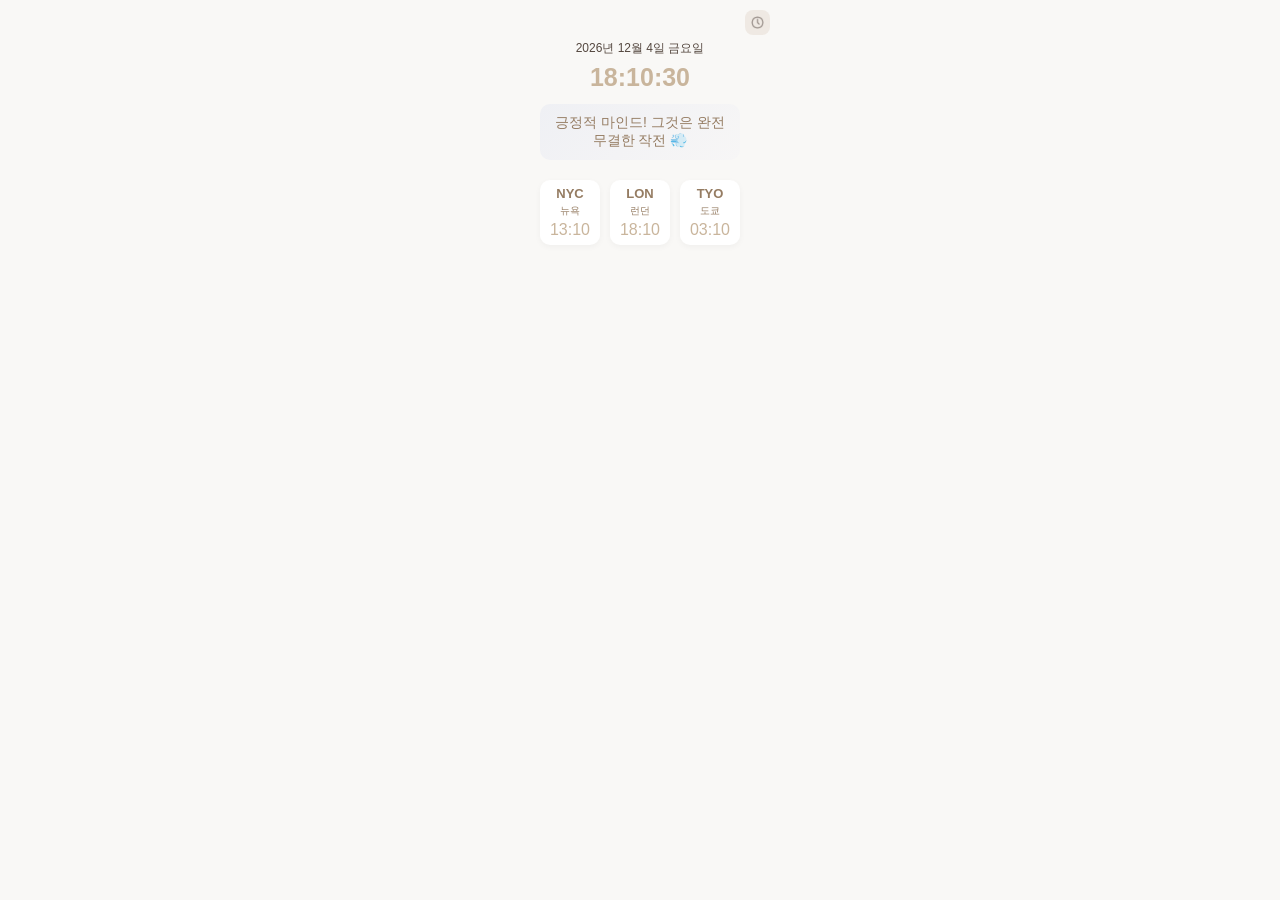
<file: clock/index.html>
<!DOCTYPE html>
<html lang="ko">
<head>
    <meta charset="UTF-8">
    <title>디지털 시계</title>
    <link rel="stylesheet" href="./style.css">
</head>
<body>

    <div class="clock-container">

        <!-- 오른쪽 상단 버튼 영역 -->
        <div class="top-button">
            <button id="toggleFormat">
                <img src="clock.png">
            </button>
        </div>

        <!-- 날짜 -->
        <div id="date"></div>

        <!-- 시간 -->
        <div id="time"></div>

        <!-- 명언 -->
        <div class="message-box">
            <div id="message"></div>
        </div>

        <!-- 명언 추가
        <div class="input-quote">
            <input type="text" id="quoteInput" placeholder="명언을 추가해 보세요 ...!">
            <button id="addQuoteBtn">추가</button>
        </div> -->

        <!-- 세계 시간 -->
        <div class="world-time">
            <div class="world-clock">
                <div class="city">NYC</div>
                <div class="KR">뉴욕</div>
                <div class="time" id="NYC-time"></div>
            </div>

            <div class="world-clock">
                <div class="city">LON</div>
                <div class="KR">런던</div>
                <div class="time" id="LON-time"></div>
            </div>

            <div class="world-clock">
                <div class="city">TYO</div>
                <div class="KR">도쿄</div>
                <div class="time" id="TYO-time"></div>
            </div>
        </div>
    </div>

    <script src="./script.js"></script>
</body>
</html>
</file>
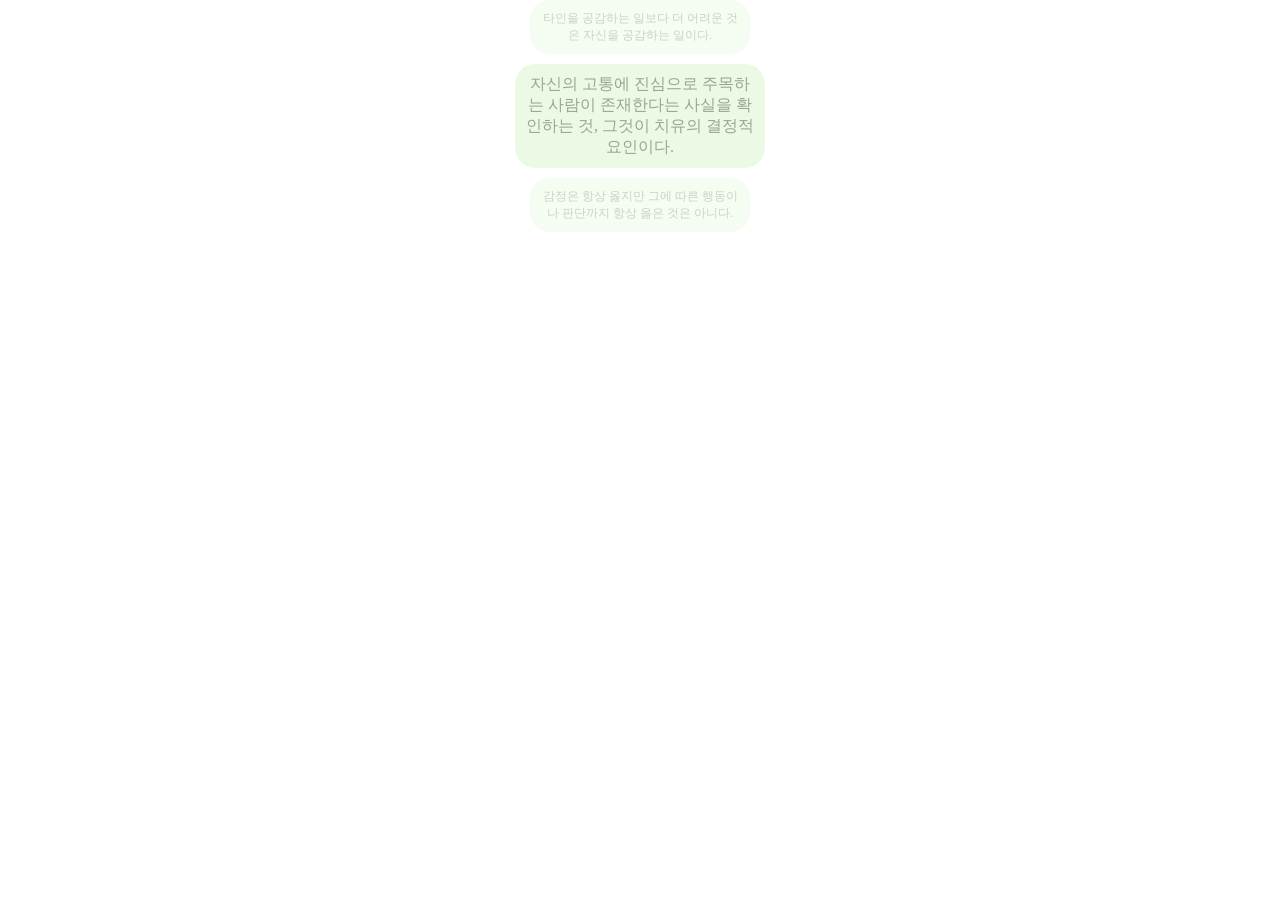
<file: daily-quote/index.html>
<!DOCTYPE html>
<html lang="ko">
<head>
    <meta charset="UTF-8">
    <meta name="viewport" content="width=device-width, initial-scale=1.0">
    <title>Daily Quote</title>
    <link rel="stylesheet" href="style.css">
</head>
<body>
    <div class="DQ-container">
        <div class="quote-box" id="prev"></div>
        <div class="quote-box" id="current"></div>
        <div class="quote-box" id="next"></div>
    </div>

    <script src="script.js"></script>
</body>
</html>
</file>
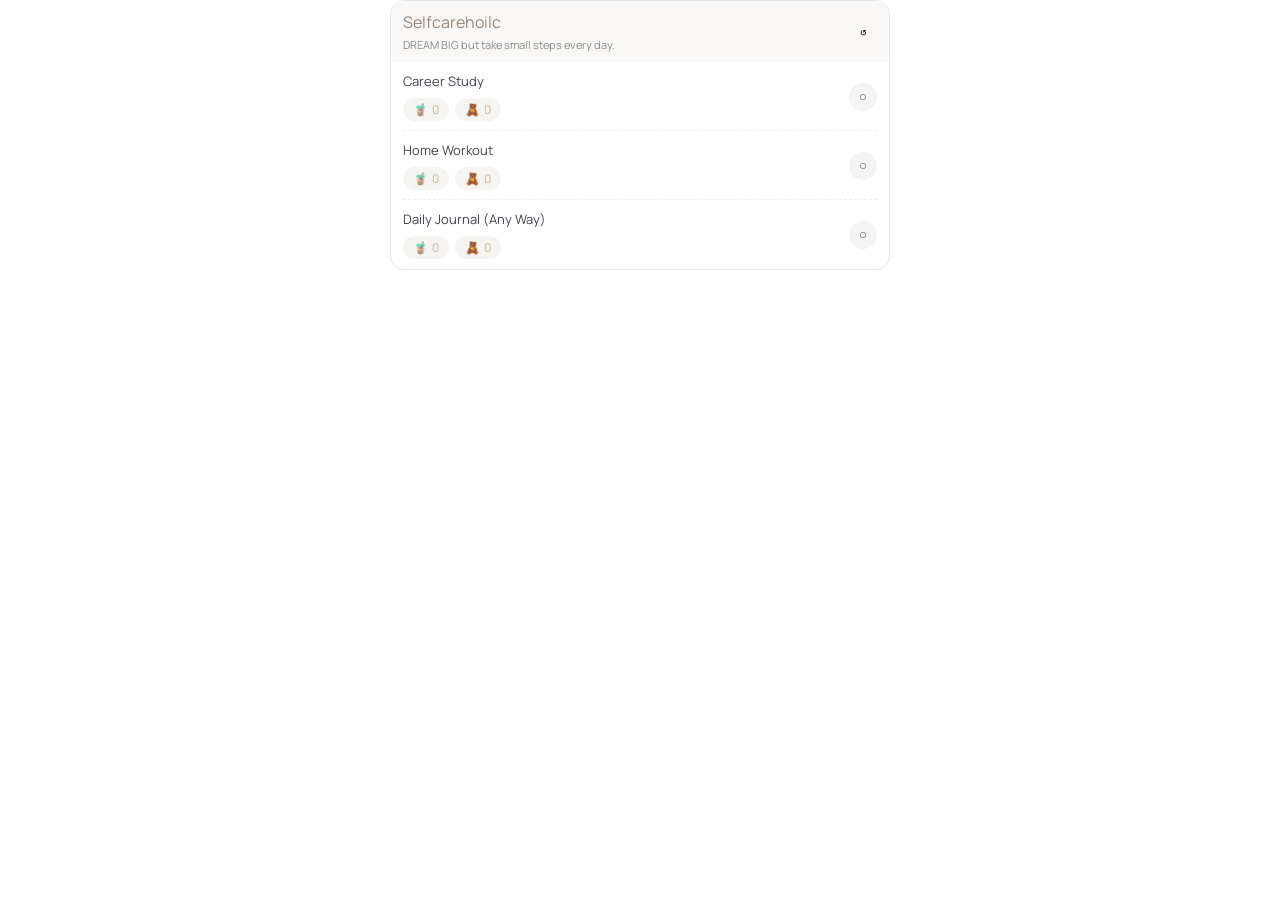
<file: habit-streak/index.html>
<!DOCTYPE html>
<html lang="ko">
<head>
  <meta charset="UTF-8" />
  <meta name="viewport" content="width=device-width, initial-scale=1.0" />
  <title>Habit Streak Widget</title>
  <link rel="preconnect" href="https://fonts.googleapis.com">
  <link rel="preconnect" href="https://fonts.gstatic.com" crossorigin>
  <link href="https://fonts.googleapis.com/css2?family=Manrope:wght@200..800&display=swap" rel="stylesheet">
  <link rel="stylesheet" href="style.css" />
</head>
<body>
  <div class="widget">

    <div class="widget-header">
      <div class="widget-title-group">
        <span class="widget-title">Selfcarehoilc</span>
        <span class="widget-subtitle">DREAM BIG but take small steps every day.</span>
      </div>
        <button class="reset-all-btn">↺</button>
    </div>

    <!-- Habit 1 -->
    <div class="habit" data-id="toeic">
      <div class="habit-left">
        <span class="habit-name">Career Study</span>

        <div class="stats">
          <span class="stats-chip">
            <span class="emoji">🧋</span>
            <span class="streak">0</span>
          </span>

          <span class="stats-chip">
            <span class="emoji">🧸</span>
            <span class="total">0</span>
          </span>
        </div>
      </div>

      <div class="habit-actions">
        <button class="check-btn" title="오늘 체크">○</button>
      </div>

      <span class="floating-text"></span>
    </div>

    <!-- Habit 2 -->
    <div class="habit" data-id="java">
      <div class="habit-left">
        <span class="habit-name">Home Workout</span>
        <div class="stats">
          <span class="stats-chip">
            <span class="emoji">🧋</span>
            <span class="streak">0</span>
          </span>

          <span class="stats-chip">
            <span class="emoji">🧸</span>
            <span class="total">0</span>
          </span>
        </div>
      </div>

      <div class="habit-actions">
        <button class="check-btn" title="오늘 체크">○</button>
      </div>

      <span class="floating-text"></span>
    </div>

    <!-- Habit 3 -->
    <div class="habit" data-id="exercise">
      <div class="habit-left">
        <span class="habit-name">Daily Journal (Any Way)</span>
        <div class="stats">
          <span class="stats-chip">
            <span class="emoji">🧋</span>
            <span class="streak">0</span>
          </span>

          <span class="stats-chip">
            <span class="emoji">🧸</span>
            <span class="total">0</span>
          </span>
        </div>
      </div>

      <div class="habit-actions">
        <button class="check-btn" title="오늘 체크">○</button>
      </div>

      <span class="floating-text"></span>
    </div>

  </div>

  <script src="script.js"></script>
</body>
</html>
</file>
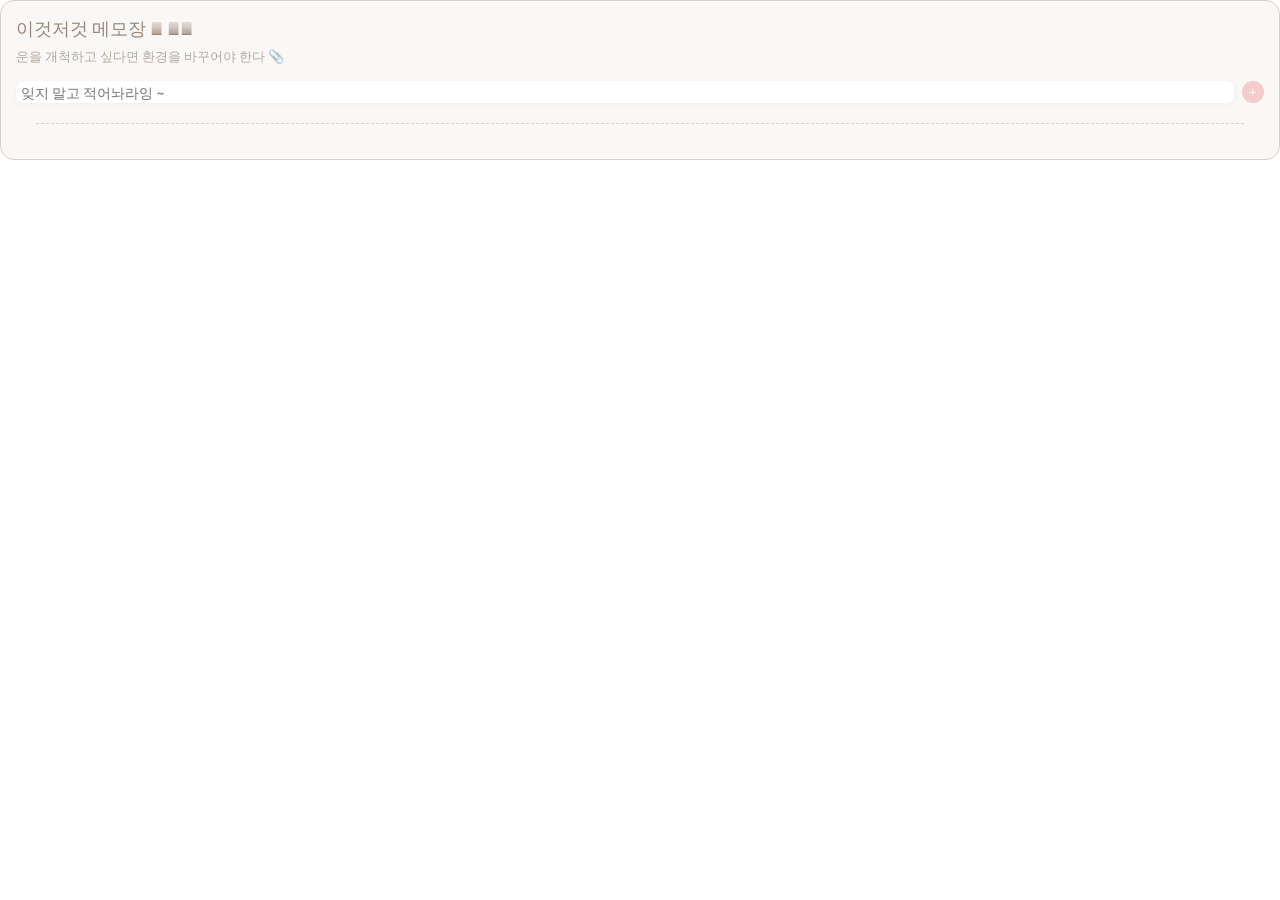
<file: memo2/index.html>
<!DOCTYPE html>
<html lang="ko">
<head>
    <meta charset="UTF-8">
    <meta name="viewport" content="width=device-width, initial-scale=1.0">
    <title>Document</title>
    <link rel="preconnect" href="https://fonts.googleapis.com">
    <link rel="preconnect" href="https://fonts.gstatic.com" crossorigin>
    <link href="https://fonts.googleapis.com/css2?family=Manrope:wght@200..800&display=swap" rel="stylesheet">
    <link rel="stylesheet" href="style.css">

</head>
<body>
    <div class="memo">
        <div class="title">이것저것 메모장 𓂃 𓂂𓏸</div>
        <div class="subtitle">운을 개척하고 싶다면 환경을 바꾸어야 한다 📎</div>

        <div class="input-memo">
            <input type="text" id="memoInput" placeholder="잊지 말고 적어놔라잉 ~">
            <button id="addBtn">+</button>
        </div>

        <div id="divider"></div>

        <div class="memo-list" id="memoList"></div>
    </div>

    <script src="./script.js"></script>
</body>
</html>
</file>
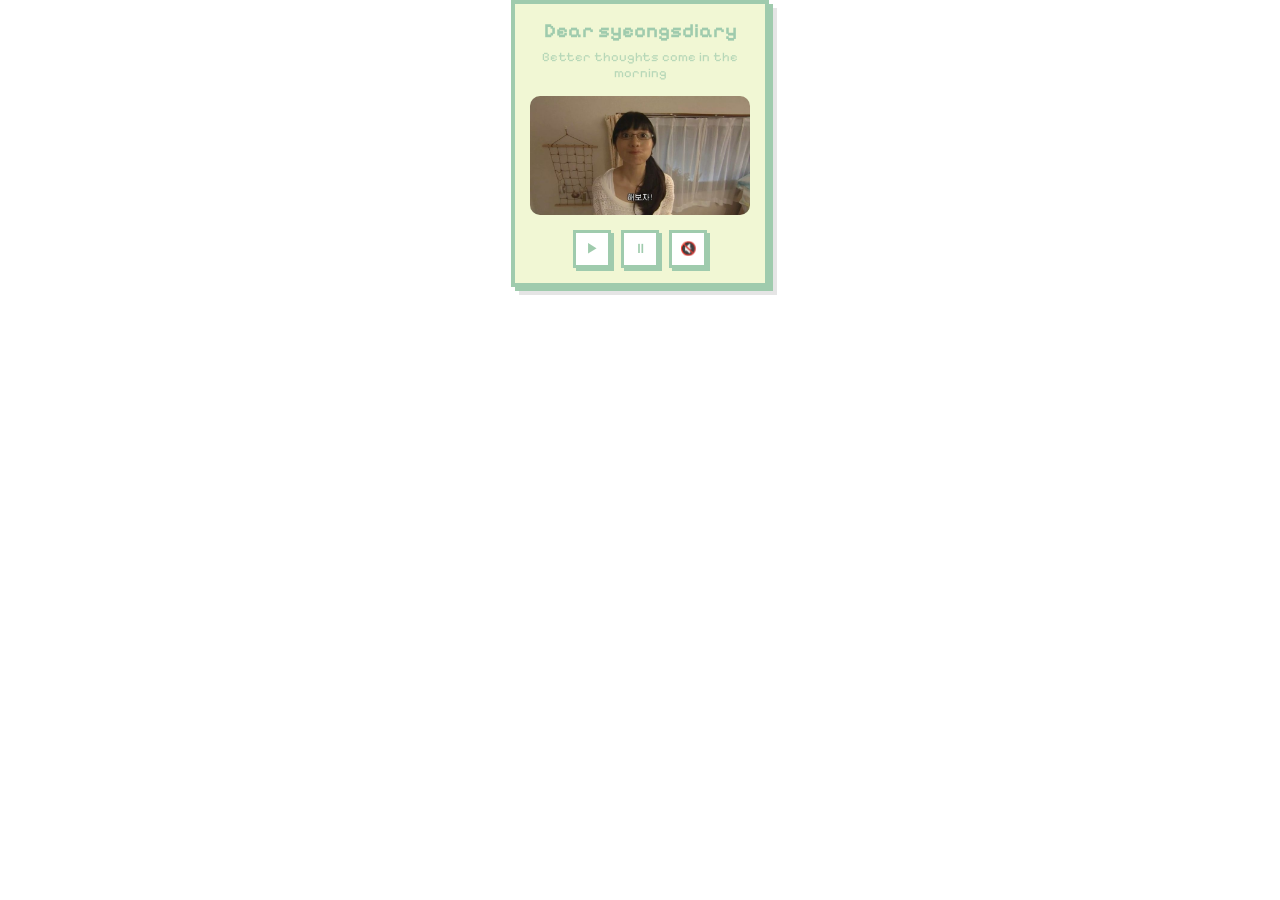
<file: player/index.html>
<!DOCTYPE html>
<html lang="ko">
<head>
    <meta charset="UTF-8">
    <meta name="viewport" content="width=device-width, initial-scale=1.0">

    <title>Lo-fi Widget</title>

    <link rel="stylesheet" href="style.css">

    <link rel="preconnect" href="https://fonts.googleapis.com">
    <link rel="preconnect" href="https://fonts.gstatic.com" crossorigin>

    <link href="https://fonts.googleapis.com/css2?family=Pixelify+Sans:wght@400;700&display=swap" rel="stylesheet">
</head>

<body>

    <div class="player">
        <div class="title">Dear syeongsdiary</div>
        <div class="subtitle">Better thoughts come in the morning</div>

        <!-- <div class="video-wrapper">
            <div id="player"></div>
        </div> -->

        <div class="gif-wrapper">
            <img src="pic1.JPG" alt="diary gif">
        </div>

        <div class="controls">
            <button onclick="playVideo()">▶</button>
            <button onclick="pauseVideo()">⏸</button>
            <button onclick="toggleMute()">🔇</button>
        </div>
    </div>

    <!-- <script src="https://www.youtube.com/iframe_api"></script> -->
    <!-- <script src="script.js"></script> -->

</body>
</html>
</file>
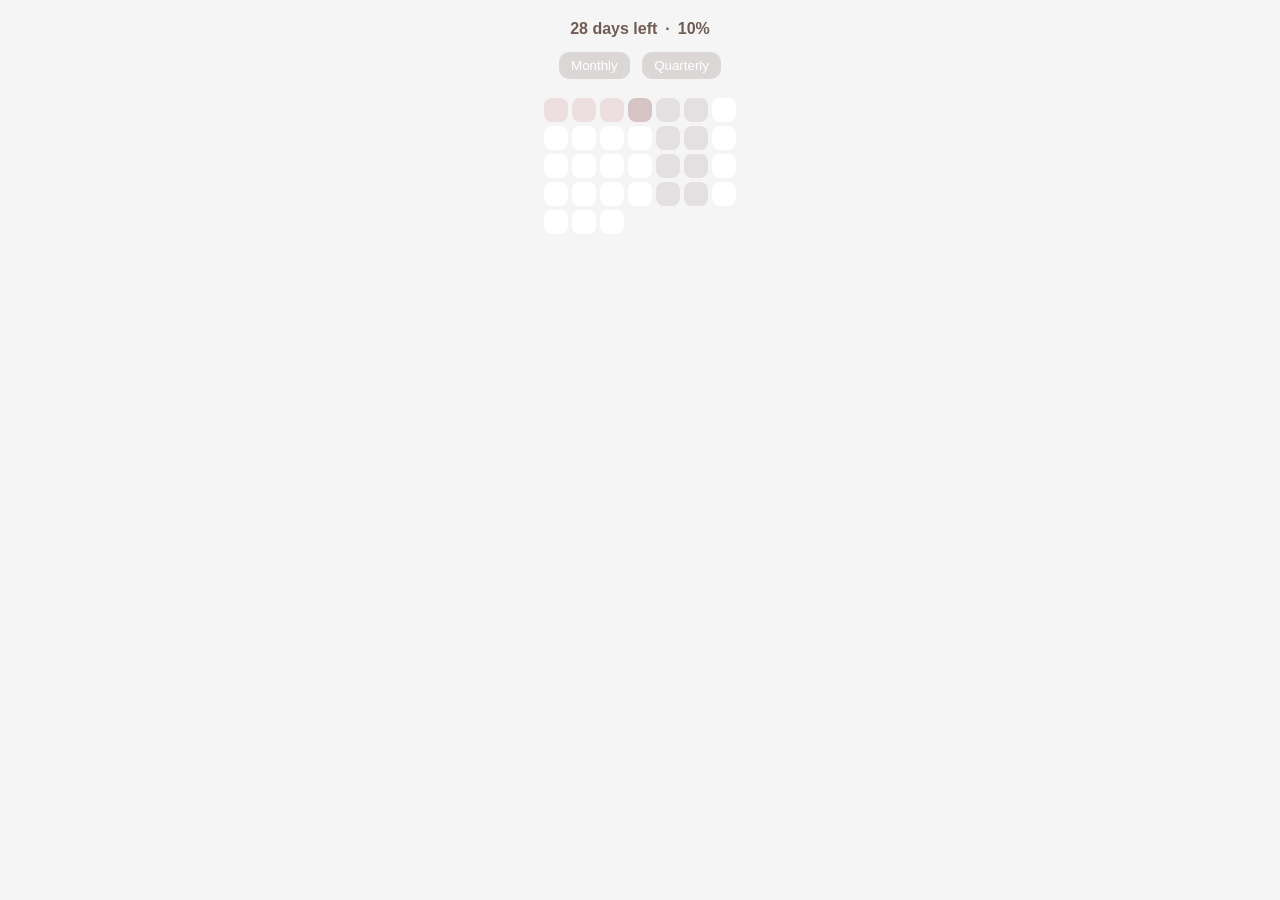
<file: timeLaft/index.html>
<!DOCTYPE html>
<html lang="en">
<head>
<meta charset="UTF-8">
<title>Date Progress Widget</title>
<link rel="stylesheet" href="./style.css">
</head>
<div id="tooltip" class="tooltip"></div>
<body>

<div class="widget">

  <div class="info">
    <div id="remaining"></div>
    <div id="percent"></div>
  </div>

  <div class="buttons">
    <button id="monthBtn">Monthly</button>
    <button id="quarterBtn">Quarterly</button>
  </div>

  <div id="grid"></div>

</div>

<script src="./script.js"></script>
</body>
</html>
</file>
<file: clock/style.css>
/* 기본 리셋 */
body {
    margin: 0;
    padding: 0;
    width: 100%;
    height: 100%;
    display: flex;
    justify-content: center;
    align-items: center;
    background-color: #F9F8F6;
    overflow: hidden; /* 스크롤 제거 */
    font-family: -apple-system, BlinkMacSystemFont, 'Segoe UI', sans-serif;
}

/* 컨테이너 */
.clock-container {
    padding: 40px;
    text-align: center;
    position: relative;
    max-width: 200px;
}

/* 버튼 영역 */
.top-button {
    position: absolute;
    top: 10px;
    right: 10px;
    display: flex;
    gap: 5px;
}

.top-button button {
    aspect-ratio: 1 / 1;
    border: none;
    background-color: #EFE9E3;
    border-radius: 8px;
    cursor: pointer;
    transition: all 0.2s ease;
}

.top-button button:hover {
    background-color: #e6ded6;
    transform: translateY(-1px);
}

img {
    width: 13px;
    margin-top: 3.5px;
}

/* 날짜 */
#date {
    font-size: 12px;
    color: #54473F;
    margin-bottom: 6px;
}

/* 시간 */
#time {
    font-size: 25px;
    font-weight: 600;
    margin-bottom: 12px;
    color: #C9B59C;
}

/* 명언 input 박스
.input-quote {
    width: 100%;
    max-width: 200px;

    display: flex;
    gap: 8px;

    margin-top: 12px;
}

.input-quote > input {
    flex: 1;

    height: 34px;
    padding: 0 10px;

    border: none;
    border-radius: 10px;

    background-color: #FFF;
    color: #54473F;

    box-shadow: 0 2px 6px rgba(0,0,0,0.04);

    outline: none;
    box-sizing: border-box;

    transition: all 0.2s ease;
}

.input-quote > input:focus {
    box-shadow: 0 0 0 2px rgba(201,181,156,0.3);
}

.input-quote > input::placeholder {
    color: #C9B59C;
}

.input-quote > button {
    height: 34px;
    padding: 0 10px;

    border: none;
    border-radius: 10px;

    background-color: #EFE9E3;
    color: #957C62;

    font-size: 12px;
    font-weight: 600;

    cursor: pointer;

    transition: all 0.2s ease;
}

.input-quote > button:hover {
    background-color: #E6DED6;
    transform: translateY(-1px);
}

.input-quote > button:active {
    transform: scale(0.97);
} */

/* 메시지 */
.message-box {
    background:linear-gradient(
        135deg,
        #eff0f4,
        #f7f6f6
    );
    border-radius: 10px;
    padding: 10px;
    margin-top: 10px;

    opacity: 0;
    transform: translateY(-10px);
    animation: fadeSlideDown 0.6s ease forwards;
}

#message {
    font-size: 14px;
    color: #957C62;
}

/* 세계시간 */
.world-time {
    display: flex;
    gap: 10px;
    margin-top: 20px;
}

.world-clock {
    background-color: #FFF;
    width: 90px;
    border-radius: 10px;
    display: flex;
    flex-direction: column;
    justify-content: center;
    align-items: center;
    gap: 3px;
    padding: 6px 0;
    box-shadow:0 2px 6px rgba(0,0,0,0.04);
}

.city {
    color: #957C62;
    font-weight: bold;
    font-size: 13px;
}

.KR {
    color: #957C62;
    font-size: 10px;
}

.time {
    color: #C9B59C;
}

/* keyframes */
@keyframes fadeSlideDown {
    to {
        opacity: 1;
        transform: translateY(0);
    }
}
</file>
<file: daily-quote/style.css>
body {
    margin: 0;
    padding: 0;
    width: 100%;
    height: 100vh;
    display: flex;
    justify-content: center;
    align-items: flex-start;
    overflow: hidden;
}

.DQ-container {
    background-color: transparent;
    width: 250px;
    min-height: 200px;
    display: flex;
    flex-direction: column;
    justify-content: center;
    gap: 10px;
}

.quote-box {
    padding: 10px;
    text-align: center;
    transition: all 0.3s;
    background-color: #ECFAE5;
    color: #96A78D;
    border-radius: 20px;
}

/* 이전 / 다음 */
#prev, #next {
    opacity: 0.5;
    font-size: 12px;
    width: 200px;
    align-self: center;
}

/* 오늘 */
#current {
    font-size: 16px;
    align-self: center;
}
</file>
<file: habit-streak/style.css>
/* ---------------- Reset ---------------- */

* {
    margin: 0;
    padding: 0;
    box-sizing: border-box;
}

body {
    display: flex;
    justify-content: center;
    align-items: center;
    background: transparent;
    font-family: "Manrope", sans-serif;
}

/* ---------------- Widget ---------------- */

.widget {
    width: 500px;
    background: #ffffff;
    border: 1px solid #e5e7eb;
    border-radius: 14px;
    overflow: hidden;
}

.widget-header{
    position: relative;

    display:flex;
    justify-content:space-between;
    align-items:center;

    padding:10px 12px;

    background-color: #F9F8F6;

}

/* .widget-header::after {
    content: "";

    position: absolute;
    left: 12px;
    right: 12px;
    bottom: 0;

    height: 0.5px;
    background: #ececec;
} */

.widget-title-group {
    display: flex;
    flex-direction: column;
    gap: 4px;
}

.widget-title{
    font-size:16px;
    /* font-weight:600; */
    color:#9A8678;
}

.widget-subtitle {
    font-size: 11px;
    color: #8b8b8b;
    /* font-weight: 200; */
}

.reset-all-btn{

    width:28px;
    height:28px;

    border:none;
    border-radius:50%;

    background:transparent;

    cursor:pointer;

    transition:.2s;
}

.reset-all-btn:hover{

    background:#F3E8DF;
    color:#452829;
    transform:rotate(-90deg);

}

/* ---------------- Habit ---------------- */

.habit {
    position: relative;

    display: flex;
    justify-content: space-between;
    align-items: center;

    padding: 10px 12px;

    transition: .2s;
}

.habit:not(:last-child)::after {
    content: "";

    position: absolute;
    left: 12px;
    right: 12px;
    bottom: 0;

    border-bottom: 1px dashed #f1f1f1;
}

.habit:hover {
    background: #fafafa;
}

/* ---------------- Left ---------------- */

.habit-left {
    display: flex;
    flex-direction: column;
    gap: 8px;
}

.habit-name {
    font-size: 13px;
    color: #44444E;
}

.stats {
    display: flex;
    gap: 6px;
}

.stats-chip {
    display: flex;
    align-items: center;
    gap: 4px;

    padding: 3px 10px;
    /* margin-top: 5px; */
    background: #f6f4f1;
    border-radius: 999px;

    font-size: 12px;
    color: #C9B59C;
}

.emoji {
    position: relative;
    top: -0.5px;   /* 또는 -2px */
}

/* .streak,
.total {
    font-weight: 600;
} */

/* ---------------- Buttons ---------------- */

.habit-actions {
    display: flex;
    align-items: center;
    gap: 6px;
}

.check-btn {
    width: 28px;
    height: 28px;

    border: none;
    border-radius: 50%;

    background: #f3f4f6;
    color: #555;

    cursor: pointer;

    transition: .2s;
}

.check-btn:hover {
    background: #E5BEB5;
    color: white;
}

.check-btn.checked {
    background: #E5BEB5;
    color: white;
}

.reset-btn {
    border: none;
    background: transparent;

    font-size: 15px;
    color: #b4b4b4;

    cursor: pointer;

    transition: .2s;
}

.reset-btn:hover {
    color: #ef4444;
    transform: rotate(-90deg);
}

/* ---------------- Floating Text ---------------- */

.floating-text {
    position: absolute;

    right: 42px;
    top: 12px;

    font-size: 12px;
    font-weight: 700;

    color: #DC9B9B;

    opacity: 0;
    pointer-events: none;
}

.floating-text.show {
    animation: floatUp .8s ease forwards;
}

@keyframes floatUp {

    0% {
        opacity: 0;
        transform: translateY(0);
    }

    25% {
        opacity: 1;
    }

    100% {
        opacity: 0;
        transform: translateY(-16px);
    }

}

/* ---------------- Button Animation ---------------- */

.check-btn.success {
    animation: pop .25s ease;
}

@keyframes pop {

    0% {
        transform: scale(1);
    }

    50% {
        transform: scale(1.25);
    }

    100% {
        transform: scale(1);
    }

}

/* ---------------- Completed ---------------- */

/* .habit.completed {
    background: #fafafa;
} */

.habit.completed {
    color: #E5BEB5;
}
</file>
<file: memo2/style.css>
* {
    box-sizing: border-box;
}

body {
    margin: 0;

    width: 100%;
    height: 100%;

    display: flex;
    justify-content: center;
    align-items: center;

    background-color: transparent;
    font-family: "Manrope", sans-serif;
}

.memo {
    width: 100%;
    /* max-width: 500px; */
    padding: 15px;

    background: #F9F8F6;
    color: #9A8678;

    border: 1px solid #D9CFC7;
    border-radius: 14px;
}

.title {
    margin-bottom: 6px;
    font-size: 18px;
}

.subtitle {
    margin-bottom: 15px;
    font-size: 13px;
    opacity: 0.7;
}

.input-memo {
    display: flex;
    gap: 8px;
}

input {
    flex: 1;
    min-width: 0;
    height: 22px;
    padding: 0 5px;
    border: none;
    border-radius: 8px;
    color: #57595B;
    box-shadow: 0 2px 6px rgba(0,0,0,0.04);
    outline: none;
    transition: all 0.2s ease;
    font-family: "Manrope", sans-serif;
    font-size: 16px;
}

input::placeholder {
    font-size: 14px;
    font-family: "Manrope", sans-serif;
}

#addBtn {
    width: 22px;
    height: 22px;
    border: none;
    border-radius: 20px;
    color: white;
    background-color: #F5CBCB;
    font-family: "Manrope", sans-serif;
    cursor: pointer;
    transition: all 0.2s ease;
}

#addBtn:hover {
    transform: translateY(-1px);
}

#addBtn:active {
    transform: scale(0.97);
}

#divider {
    border-top: 1px dashed #D9CFC7;
    margin: 20px 20px;
}

.memo-item {
    display: flex;
    justify-content: space-between;
    align-items: center;
    margin-top: 5px;
    border: none;
    transition: .2s;
    font-family: "Manrope", sans-serif;
}

.memo-text {
    flex: 1;
    font-size: 13px;
    text-align: left;
    color: #57595B;
    cursor: pointer;
    word-break: break-word;
}

.delete-btn {
    width: 22px;
    height: 22px;
    margin-left: 5px;
    font-family: "Manrope", sans-serif;
    border: none;
    border-radius: 20px;
    background-color: #E7D3D3;
    color: #9A8678;
    cursor: pointer;
    opacity: 0;
    visibility: hidden;
    transition: all .2s ease;
}

.delete-btn:hover {
    transform: translateY(-1px);
}

.delete-btn:active {
    transform: scale(0.97);
}

.memo-item:hover .delete-btn {
    opacity: 1;
    visibility: visible;
}

#addBtn, .delete-btn {
    flex-shrink: 0;
}
</file>
<file: player/style.css>
body {
    margin: 0;
    /* padding: 9px; */

    width: 100%;
    height: 100%;

    display: flex;
    justify-content: center;
    align-items: center;

    background-color: transparent;
    font-family: "Pixelify Sans", sans-serif;
}

.player {
    width: 100%;
    max-width: 220px;

    padding: 15px;

    background: #F1F7D4;
    color: #9FCBAD;
    text-align: center;

    border: 4px solid #9FCBAD;
    border-radius: 0;

    box-shadow:
        4px 4px 0 #9FCBAD,
        8px 8px 0 rgba(0, 0, 0, 0.1);
}

.title {
    margin-bottom: 6px;
    font-size: 20px;
    font-weight: bold;
}

.subtitle {
    margin-bottom: 15px;
    font-size: 13px;
    opacity: 0.7;
}

/* 16:9 유지 (노션 안정형) */
.video-wrapper {
    position: relative;

    width: 100%;
    aspect-ratio: 16 / 9;

    overflow: hidden;
}

/* YouTube API iframe */
#player {
    position: absolute;

    top: 0;
    left: 0;

    width: 100%;
    height: 100%;
}

#player iframe {
    width: 100%;
    height: 100%;

    border: none;
}

/* controls */
.controls {
    margin-top: 15px;

    display: flex;
    justify-content: center;
    gap: 10px;
}

.controls button {
    width: 38px;
    height: 38px;

    background: white;
    color: #9FCBAD;

    border: 3px solid #9FCBAD;
    border-radius: 0;

    box-shadow: 3px 3px 0 #9FCBAD;

    cursor: pointer;
}

.controls button:hover {
    transform: scale(1.1);
}

/* 모바일 노션 앱의 유튜브 링크 자동 이동 현상 때문에 gif로 전환 .. */

.gif-wrapper img {
    width: 100%;
    display: block;

    border-radius: 10px;
}
</file>
<file: timeLaft/style.css>
body{
    font-family: sans-serif;
    background:#F5F5F5;
    display:flex;
    justify-content:center;
    align-items:center;
    margin: 0;
}

.widget{
    padding:20px;
    border-radius:20px;
}

.info{
    display: flex;
    justify-content: center;
    align-items: center;
    /* text-align:center; */
    gap: 8px;
    margin-bottom:10px;
    font-weight:bold;
    color:#705C53;
}

#remaining::after{
    content: "·";
    margin-left: 8px;
}

.buttons{
    text-align:center;
    margin-bottom:15px;
}

button{
    background:#dcd7d7;
    border:none;
    padding:6px 12px;
    margin:4px;
    border-radius:10px;
    cursor:pointer;
    color: #fff;
    transition: background 0.3s ease;
}

button:hover{
    background:#c5bfbf;
}

#grid{
    display:grid;
    grid-template-columns:repeat(7,24px);
    gap:4px;
    justify-content:center;
}

.day{
    width:24px;
    height:24px;
    border-radius:8px;
    background:#fff;
    transition: background 0.4s ease;
}

.weekend{
    background:#E4E0E1;
}

.passed{
    background:#EDDFE0;
}

.today{
    background:#d6c4c5;
}

.tooltip{
    position:absolute;
    background:white;
    border:1px solid #cfcfcf;
    border-radius:8px;
    padding:4px 8px;
    font-size:12px;
    color:#555;
    pointer-events:none;
    opacity:0;
    transition:opacity 0.15s ease;
    box-shadow:0 2px 6px rgba(0,0,0,0.08);
}
</file>
